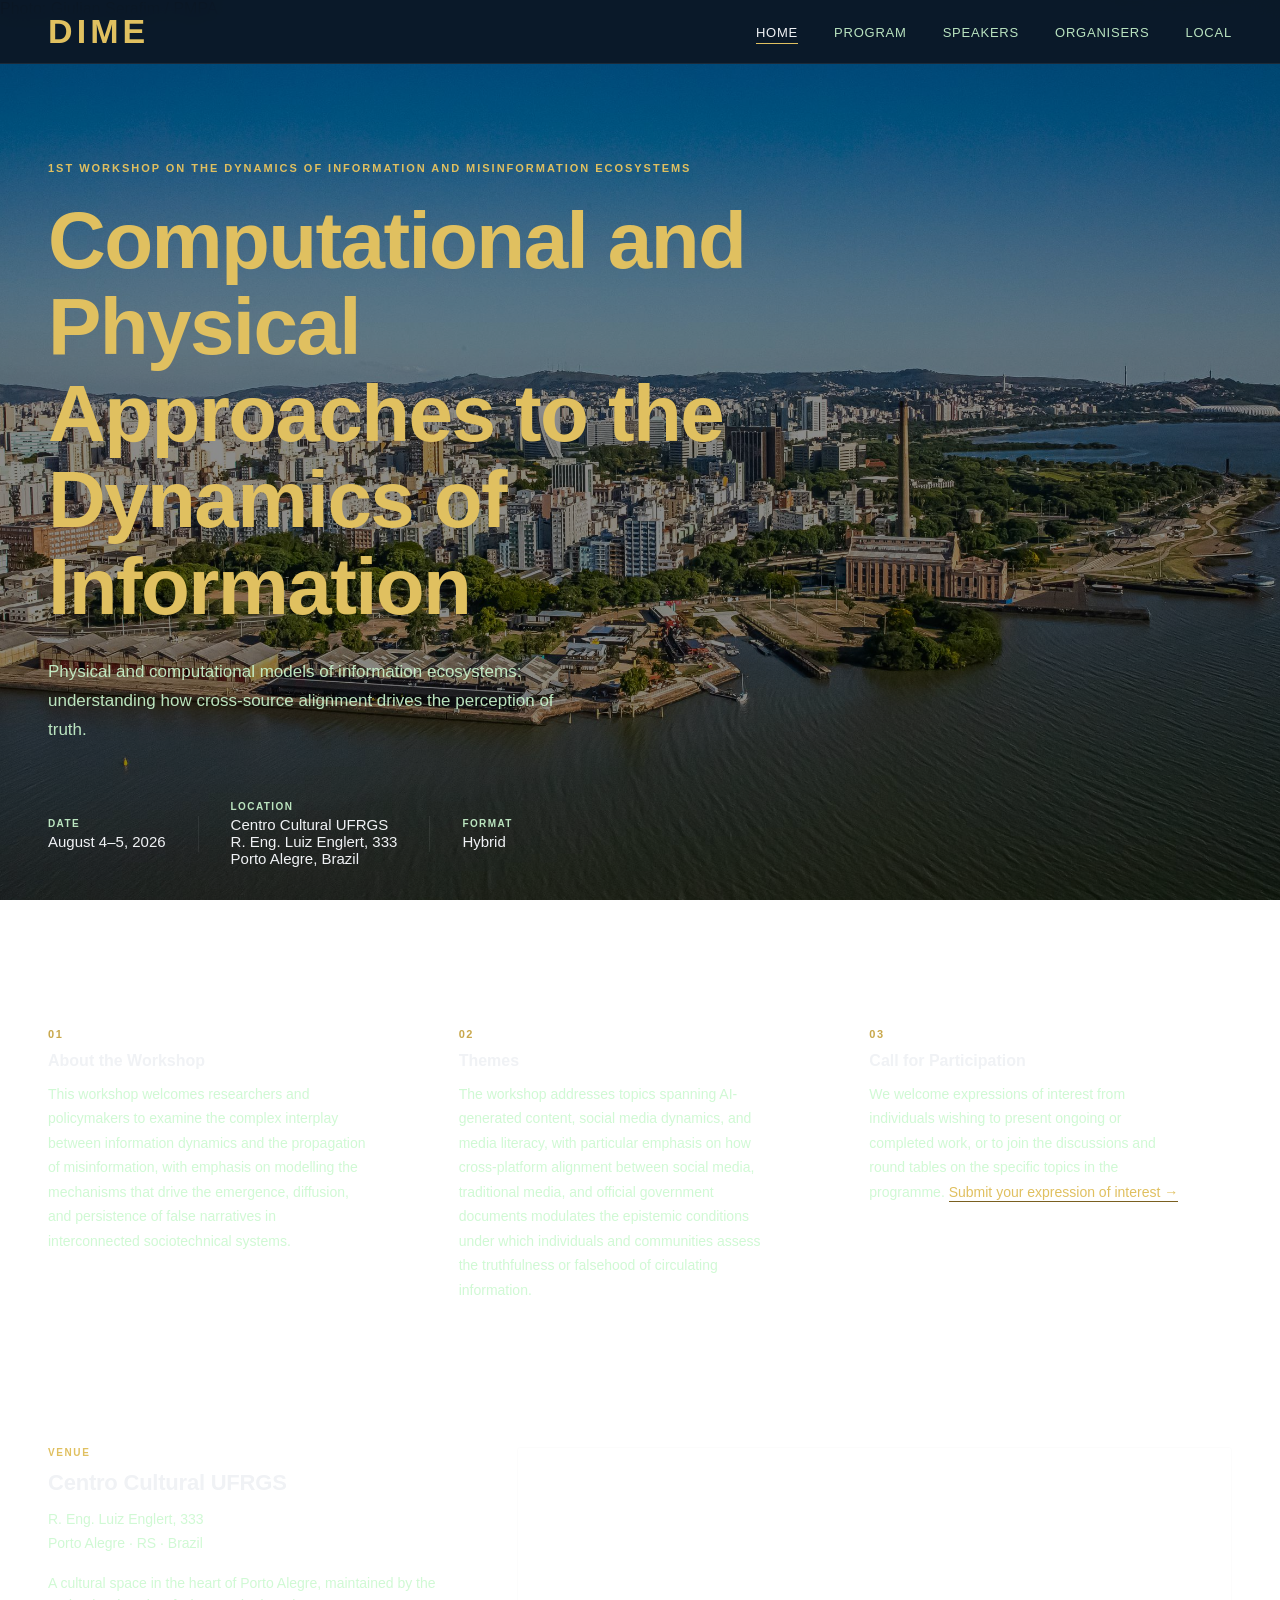
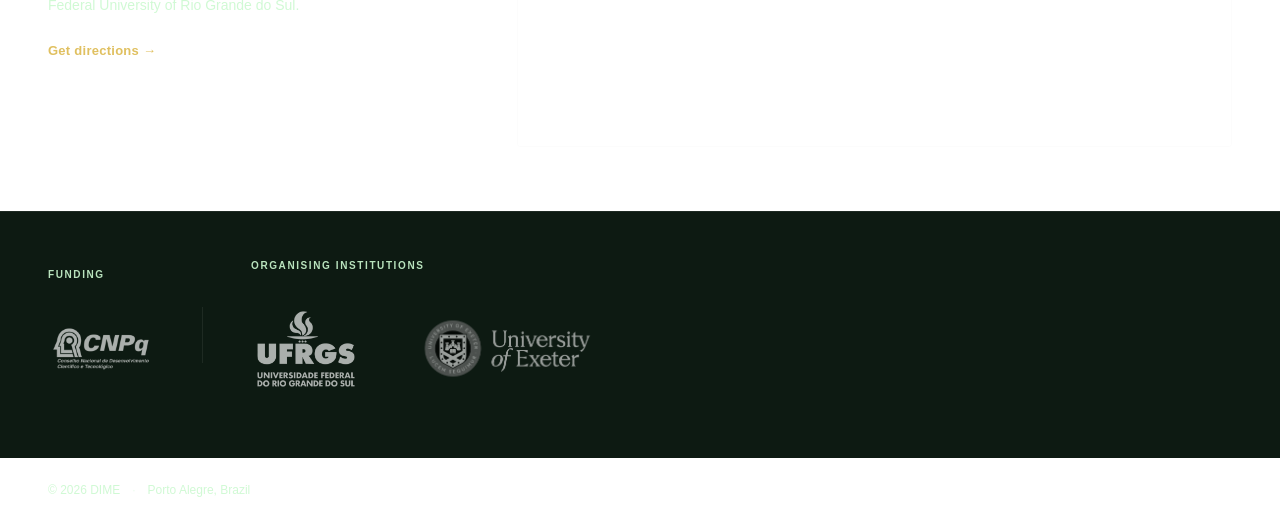
<file: index.html>
<!DOCTYPE html>
<html lang="en">
<head>
  <meta charset="UTF-8" />
  <meta name="viewport" content="width=device-width, initial-scale=1.0" />
  <title>DIME 2026 — 1st Workshop on the Dynamics of Information and Misinformation Ecosystems</title>
  <link rel="stylesheet" href="style.css" />
</head>
<body>
<div class="background-credit">
  Photo: Giulian Serafim / PMPA
</div>

  <nav>
    <div class="nav-brand">DIME</div>
    <input type="checkbox" id="nav-toggle" class="nav-toggle-input" aria-hidden="true">
    <label for="nav-toggle" class="nav-toggle-btn" aria-label="Toggle navigation">
      <span></span><span></span><span></span>
    </label>
    <ul class="nav-links">
      <li><a href="index.html" class="nav-link active">Home</a></li>
      <li><a href="schedule.html" class="nav-link">Program</a></li>
      <li><a href="speakers.html" class="nav-link">Speakers</a></li>
      <li><a href="organisers.html" class="nav-link">Organisers</a></li>
      <li><a href="local.html" class="nav-link">Local</a></li>
    </ul>
  </nav>

  <section class="page">
    <div class="hero">
      <div class="hero-label">1st Workshop on the Dynamics of Information and Misinformation Ecosystems</div>
      <h1><span class="accent">Computational and Physical Approaches to the Dynamics of Information</span></h1>
      <p class="hero-sub">Physical and computational models of information ecosystems: understanding how cross-source alignment drives the perception of truth.</p>
      <div class="hero-meta">
        <div class="meta-item">
          <span class="meta-label">Date</span>
          <span class="meta-value">August 4–5, 2026</span>
        </div>
        <div class="meta-divider"></div>
        <div class="meta-item">
          <span class="meta-label">Location</span>
          <span class="meta-value">Centro Cultural UFRGS<br>R. Eng. Luiz Englert, 333<br>Porto Alegre, Brazil</span>
        </div>
        <div class="meta-divider"></div>
        <div class="meta-item">
          <span class="meta-label">Format</span>
          <span class="meta-value">Hybrid</span>
        </div>
      </div>
    </div>

    <div class="section-content">
      <div class="about-grid">
        <div class="about-block">
          <div class="about-number">01</div>
          <h3>About the Workshop</h3>
          <p>This workshop welcomes researchers and policymakers to examine the complex interplay between information dynamics and the propagation of misinformation, with emphasis on modelling the mechanisms that drive the emergence, diffusion, and persistence of false narratives in interconnected sociotechnical systems.</p>
        </div>
        <div class="about-block">
          <div class="about-number">02</div>
          <h3>Themes</h3>
          <p>The workshop addresses topics spanning AI-generated content, social media dynamics, and media literacy, with particular emphasis on how cross-platform alignment between social media, traditional media, and official government documents modulates the epistemic conditions under which individuals and communities assess the truthfulness or falsehood of circulating information.</p>
        </div>
        <div class="about-block">
          <div class="about-number">03</div>
          <h3>Call for Participation</h3>
          <p>We welcome expressions of interest from individuals wishing to present ongoing or completed work, or to join the discussions and round tables on the specific topics in the programme. <a href="participation.html" class="inline-link">Submit your expression of interest →</a></p>
        </div>
      </div>
    </div>

    <div class="venue-section">
      <div class="venue-info">
        <div class="venue-label">Venue</div>
        <h3 class="venue-name">Centro Cultural UFRGS</h3>
        <p class="venue-address">R. Eng. Luiz Englert, 333<br>Porto Alegre · RS · Brazil</p>
        <p class="venue-desc">A cultural space in the heart of Porto Alegre, maintained by the Federal University of Rio Grande do Sul.</p>
        <a href="https://maps.google.com/?q=Centro+Cultural+UFRGS,+R.+Eng.+Luiz+Englert,+333,+Porto+Alegre" target="_blank" rel="noopener" class="venue-directions">Get directions →</a>
      </div>
      <div class="venue-map">
        <iframe
          title="Venue location — Centro Cultural UFRGS, Porto Alegre"
          src="https://maps.google.com/maps?q=Centro+Cultural+UFRGS,+R.+Eng.+Luiz+Englert+333,+Porto+Alegre,+RS,+Brasil&output=embed&z=16"
          allowfullscreen
          loading="lazy"></iframe>
      </div>
    </div>

    <div class="partners-section">
      <div class="partners-group">
        <span class="partners-label">Funding</span>
        <div class="partners-logos">
          <img src="images/cnpq-logo-png_seeklogo-32726.png" alt="CNPq" class="partner-logo partner-logo--md" />
        </div>
      </div>
      <div class="partners-divider"></div>
      <div class="partners-group">
        <span class="partners-label">Organising Institutions</span>
        <div class="partners-logos">
          <img src="images/ufrgs-logo.png" alt="Federal University of Rio Grande do Sul" class="partner-logo" />
          <img src="images/university-of-exeter-logo.webp" alt="University of Exeter" class="partner-logo partner-logo--detail" />
        </div>
      </div>
    </div>
  </section>

  <footer>
    <span>© 2026 DIME</span>
    <span class="footer-sep">·</span>
    <span>Porto Alegre, Brazil</span>
  </footer>

</body>
</html>
</file>
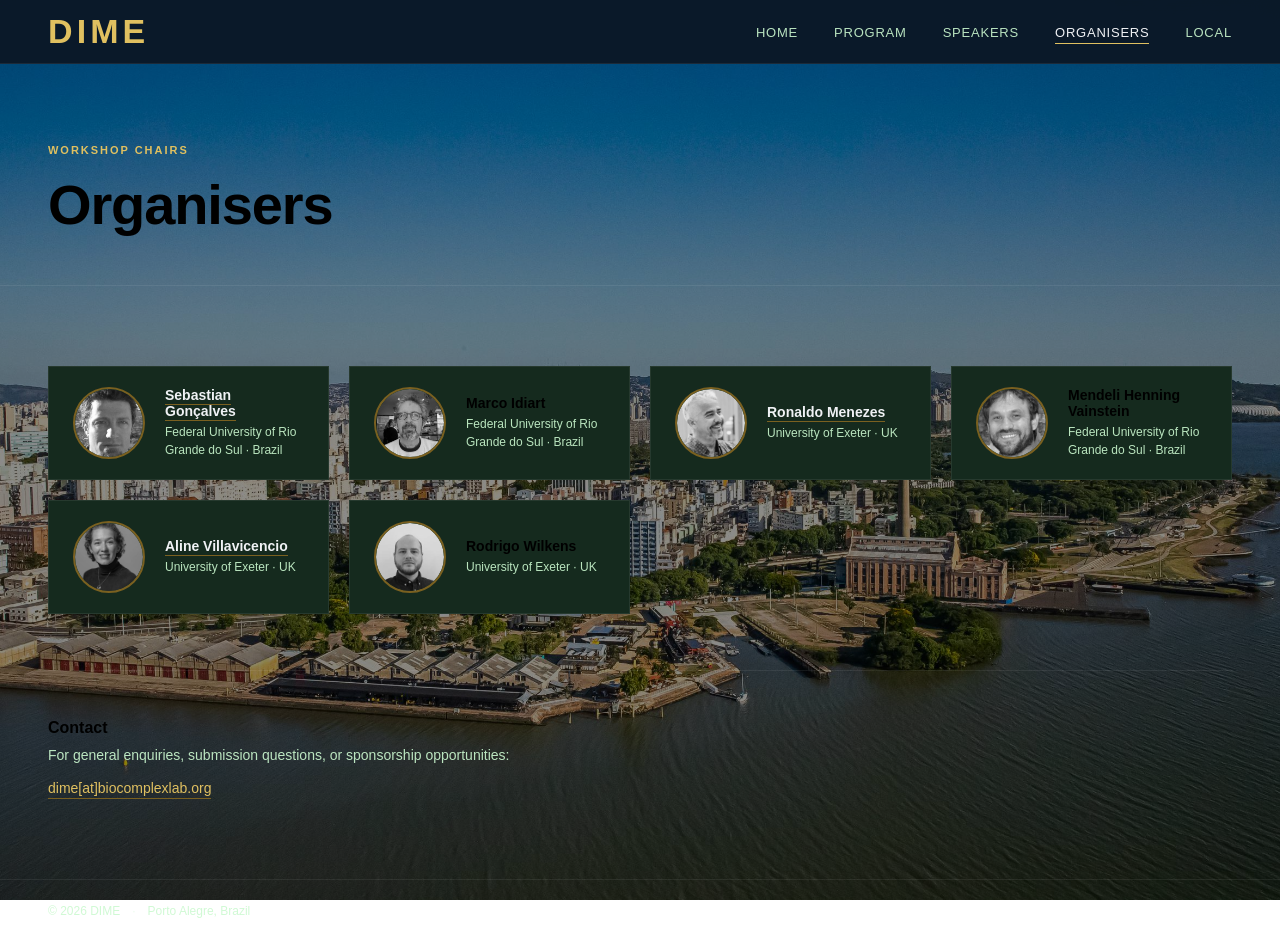
<file: organisers.html>
<!DOCTYPE html>
<html lang="en">
<head>
  <meta charset="UTF-8" />
  <meta name="viewport" content="width=device-width, initial-scale=1.0" />
  <title>Organisers — DIME 2026</title>
  <link rel="stylesheet" href="style.css" />
</head>
<body>

  <nav>
    <div class="nav-brand">DIME</div>
    <input type="checkbox" id="nav-toggle" class="nav-toggle-input" aria-hidden="true">
    <label for="nav-toggle" class="nav-toggle-btn" aria-label="Toggle navigation">
      <span></span><span></span><span></span>
    </label>
    <ul class="nav-links">
      <li><a href="index.html" class="nav-link">Home</a></li>
      <li><a href="schedule.html" class="nav-link">Program</a></li>
      <li><a href="speakers.html" class="nav-link">Speakers</a></li>
      <li><a href="organisers.html" class="nav-link active">Organisers</a></li>
      <li><a href="local.html" class="nav-link">Local</a></li>
    </ul>
  </nav>

  <section class="page">
    <div class="page-header">
      <div class="page-label">Workshop Chairs</div>
      <h2>Organisers</h2>
    </div>

    <div class="section-content">

      <div class="org-committee">
        <div class="org-grid">

          <div class="org-card">
            <div class="org-avatar">
              <img src="images/foto-sebas.jpg" alt="Sebastian Gonçalves" />
            </div>
            <div class="org-info">
              <h4><a href="https://sites.google.com/view/sociophysics-networks" class="org-name-link" target="_blank" rel="noopener">Sebastian Gonçalves</a></h4>
              <span class="org-affil">Federal University of Rio Grande do Sul · Brazil</span>
            </div>
          </div>

          <div class="org-card">
            <div class="org-avatar">
              <img src="images/idiart-foto-menor.jpg" alt="Marco Idiart" />
            </div>
            <div class="org-info">
              <h4>Marco Idiart</h4>
              <span class="org-affil">Federal University of Rio Grande do Sul · Brazil</span>
            </div>
          </div>

          <div class="org-card">
            <div class="org-avatar">
              <img src="images/ronaldo-menezes.jpg" alt="Ronaldo Menezes" />
            </div>
            <div class="org-info">
              <h4><a href="https://rpmenezes.github.io/" class="org-name-link" target="_blank" rel="noopener">Ronaldo Menezes</a></h4>
              <span class="org-affil">University of Exeter · UK</span>
            </div>
          </div>

          <div class="org-card">
            <div class="org-avatar">
              <img src="images/Mendeli.png" alt="Mendeli Henning Vainstein" />
            </div>
            <div class="org-info">
              <h4>Mendeli Henning Vainstein</h4>
              <span class="org-affil">Federal University of Rio Grande do Sul · Brazil</span>
            </div>
          </div>

          <div class="org-card">
            <div class="org-avatar">
              <img src="images/aline_villavicencio.jpg" alt="Aline Villavicencio" />
            </div>
            <div class="org-info">
              <h4><a href="https://sites.google.com/view/alinev" class="org-name-link" target="_blank" rel="noopener">Aline Villavicencio</a></h4>
              <span class="org-affil">University of Exeter · UK</span>
            </div>
          </div>

          <div class="org-card">
            <div class="org-avatar">
              <img src="images/rodrigo_wilkens.jpeg" alt="Rodrigo Wilkens" />
            </div>
            <div class="org-info">
              <h4>Rodrigo Wilkens</h4>
              <span class="org-affil">University of Exeter · UK</span>
            </div>
          </div>

        </div>
      </div>

      <div class="contact-block">
        <h3>Contact</h3>
        <p>For general enquiries, submission questions, or sponsorship opportunities:</p>
        <a href="#" class="contact-link" onclick="this.href='mailto:'+'dime'+'@'+'biocomplexlab.org'">dime[at]biocomplexlab.org</a>
      </div>

    </div>
  </section>

  <footer>
    <span>© 2026 DIME</span>
    <span class="footer-sep">·</span>
    <span>Porto Alegre, Brazil</span>
  </footer>

</body>
</html>
</file>
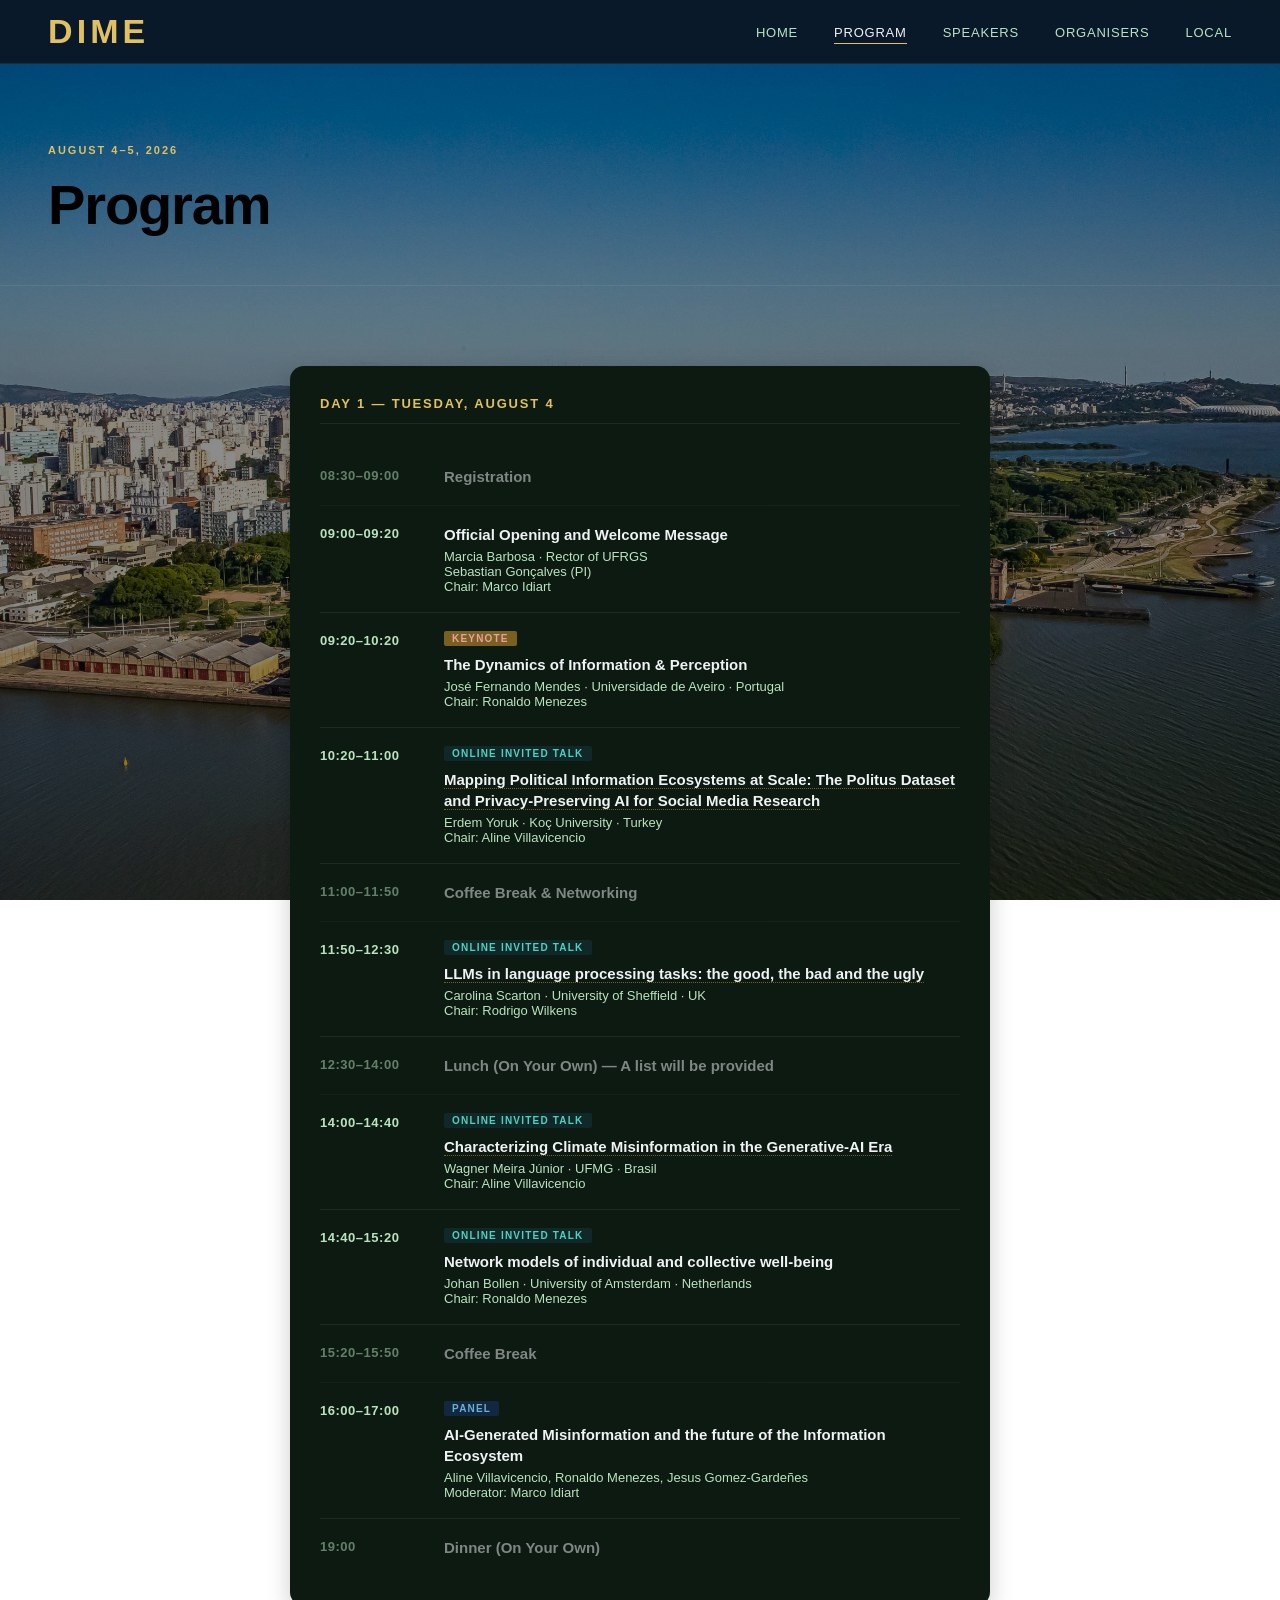
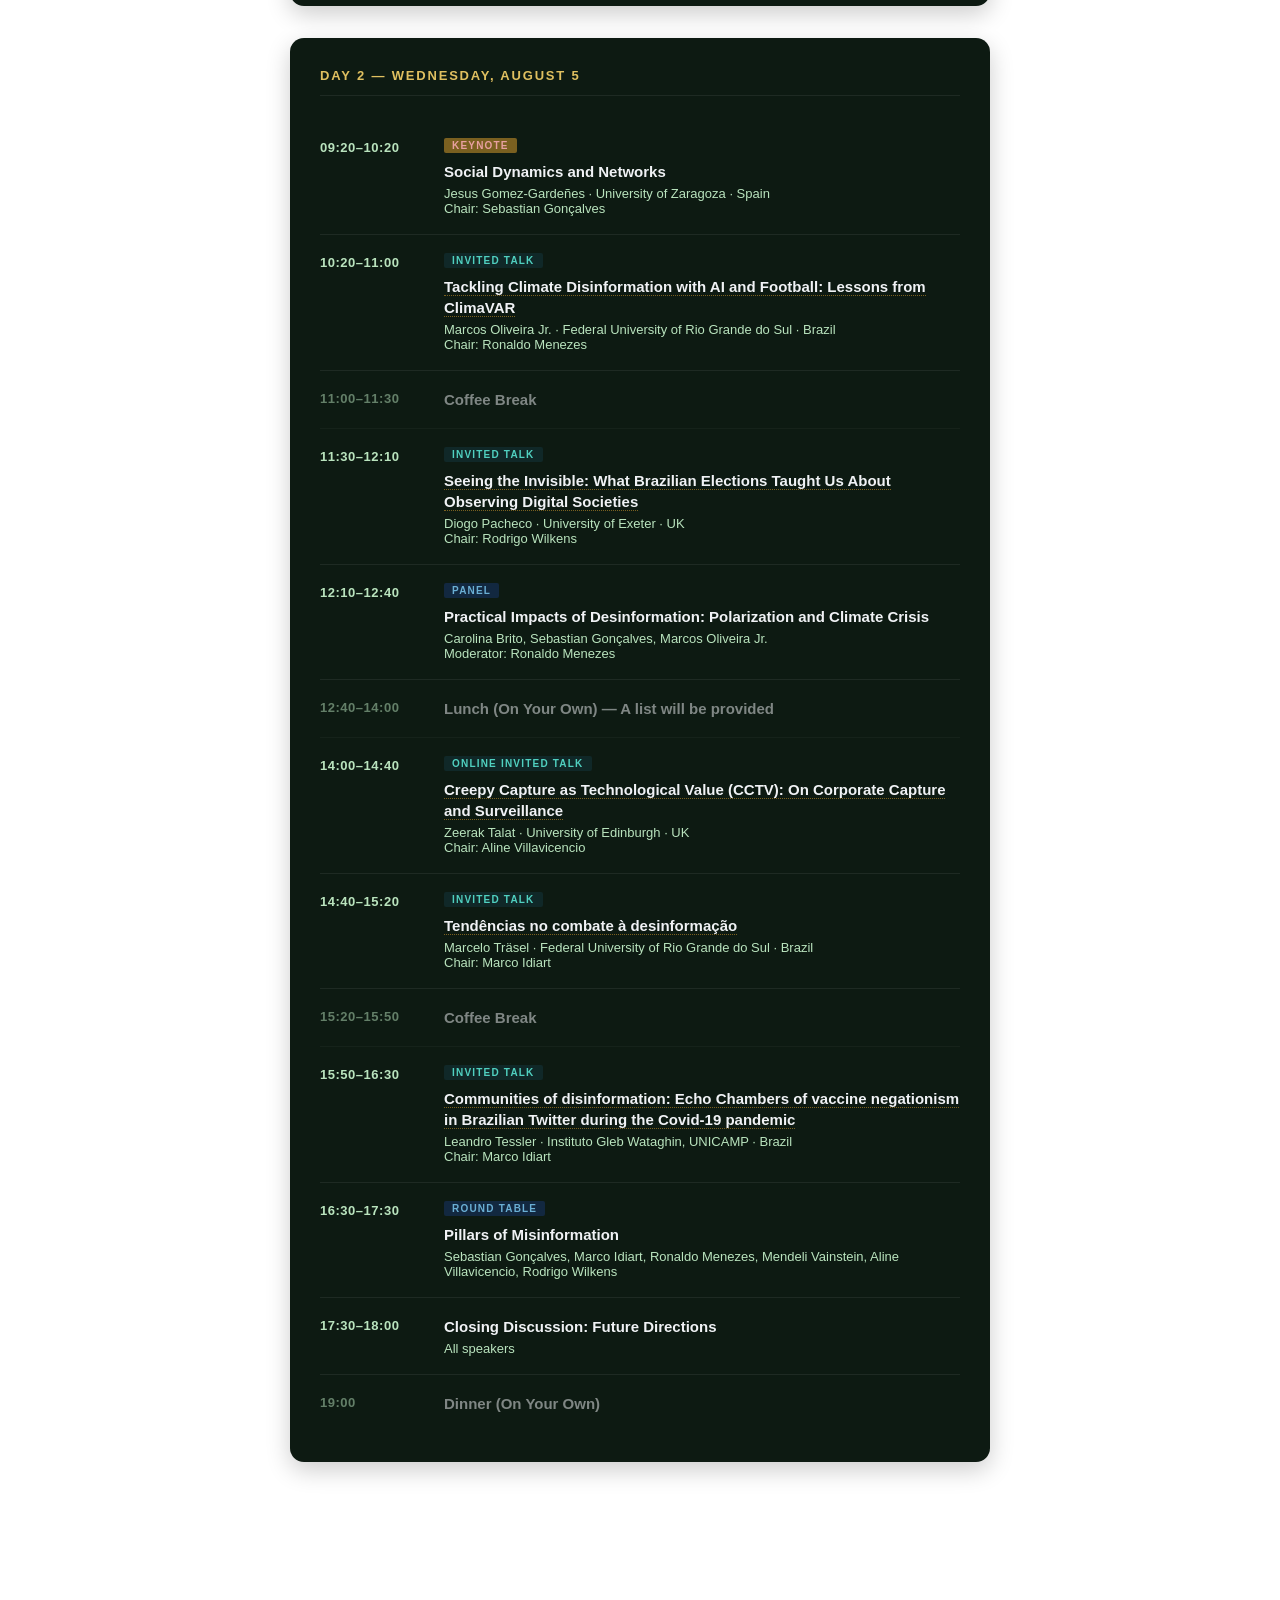
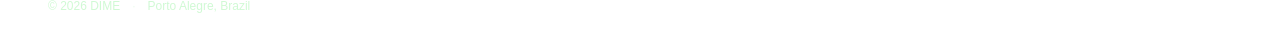
<file: schedule.html>
<!DOCTYPE html>
<html lang="en">
<head>
  <meta charset="UTF-8" />
  <meta name="viewport" content="width=device-width, initial-scale=1.0" />
  <title>Program — DIME 2026</title>
  <link rel="stylesheet" href="style.css" />
</head>
<body>

  <nav>
    <div class="nav-brand">DIME</div>
    <input type="checkbox" id="nav-toggle" class="nav-toggle-input" aria-hidden="true">
    <label for="nav-toggle" class="nav-toggle-btn" aria-label="Toggle navigation">
      <span></span><span></span><span></span>
    </label>
    <ul class="nav-links">
      <li><a href="index.html" class="nav-link">Home</a></li>
      <li><a href="schedule.html" class="nav-link active">Program</a></li>
      <li><a href="speakers.html" class="nav-link">Speakers</a></li>
      <li><a href="organisers.html" class="nav-link">Organisers</a></li>
      <li><a href="local.html" class="nav-link">Local</a></li>
    </ul>
  </nav>

  <section class="page">
    <div class="page-header">
      <div class="page-label">August 4–5, 2026</div>
      <h2>Program</h2>
    </div>

    <div class="section-content">

      <!-- DAY 1 -->
      <div class="schedule-box">
        <div class="schedule-day">
          <h3 class="schedule-day-title">Day 1 — Tuesday, August 4</h3>
          <div class="schedule-list">

            <div class="schedule-item schedule-item--meta">
              <span class="sched-time">08:30–09:00</span>
              <div class="sched-body">
                <span class="sched-title">Registration</span>
              </div>
            </div>

            <div class="schedule-item">
              <span class="sched-time">09:00–09:20</span>
              <div class="sched-body">
                <span class="sched-title">Official Opening and Welcome Message</span>
                <span class="sched-speaker">Marcia Barbosa · Rector of UFRGS<br>Sebastian Gonçalves (PI)<br>Chair: Marco Idiart</span>
              </div>
            </div>

            <div class="schedule-item">
              <span class="sched-time">09:20–10:20</span>
              <div class="sched-body">
                <span class="sched-tag sched-tag--keynote">Keynote</span>
                <span class="sched-title">The Dynamics of Information &amp; Perception</span>
                <span class="sched-speaker">José Fernando Mendes · Universidade de Aveiro · Portugal<br>Chair: Ronaldo Menezes</span>
              </div>
            </div>

            <div class="schedule-item">
              <span class="sched-time">10:20–11:00</span>
              <div class="sched-body">
                <span class="sched-tag sched-tag--online-talk">Online Invited Talk</span>
                <div class="sched-title-wrap">
                  <span class="sched-title">Mapping Political Information Ecosystems at Scale: The Politus Dataset and Privacy-Preserving AI for Social Media Research</span>
                  <div class="sched-abstract-popup">Understanding the dynamics of information and misinformation requires systematic evidence about who produces, circulates, endorses, and contests political narratives. Yet social media research frequently relies on content-level indicators that neglect user attributes, suffer from substantial representation and measurement errors, and create serious privacy risks. This paper introduces the Politus Dataset, a large-scale, privacy-preserving political public opinion dataset constructed from approximately 450 million posts collected from X in Turkey.</div>
                </div>
                <span class="sched-speaker">Erdem Yoruk · Koç University · Turkey<br>Chair: Aline Villavicencio</span>
              </div>
            </div>

            <div class="schedule-item schedule-item--meta">
              <span class="sched-time">11:00–11:50</span>
              <div class="sched-body">
                <span class="sched-title">Coffee Break &amp; Networking</span>
              </div>
            </div>

            <div class="schedule-item">
              <span class="sched-time">11:50–12:30</span>
              <div class="sched-body">
                <span class="sched-tag sched-tag--online-talk">Online Invited Talk</span>
                <div class="sched-title-wrap">
                  <span class="sched-title">LLMs in language processing tasks: the good, the bad and the ugly</span>
                  <div class="sched-abstract-popup">We are in the era of generative AI, with large language models (LLMs) achieving outstanding results in various tasks. This new technology is here to stay and is already being embedded in our day-to-day lives. However, "with great power comes great responsibility" and researchers have the duty to shed light on all the aspects of genAI. In this talk I will briefly show how LLMs are built and delve into their "good" and "bad" capabilities. I will showcase some of our work leveraging LLMs for multilingual transfer (the "good"), whilst also presenting our work on LLM-generated disinformation (the "bad").</div>
                </div>
                <span class="sched-speaker">Carolina Scarton · University of Sheffield · UK<br>Chair: Rodrigo Wilkens</span>
              </div>
            </div>

            <div class="schedule-item schedule-item--meta">
              <span class="sched-time">12:30–14:00</span>
              <div class="sched-body">
                <span class="sched-title">Lunch (On Your Own) — A list will be provided</span>
              </div>
            </div>

            <div class="schedule-item">
              <span class="sched-time">14:00–14:40</span>
              <div class="sched-body">
                <span class="sched-tag sched-tag--online-talk">Online Invited Talk</span>
                <div class="sched-title-wrap">
                  <span class="sched-title">Characterizing Climate Misinformation in the Generative-AI Era</span>
                  <div class="sched-abstract-popup">In this talk we discuss how climate misinformation is evolving and the growing role of generative AI in this scenario. In particular, we discuss misinformation strategies through time, to what extent human perception and LLM perspective on climate change are aligned, and the challenge of properly measuring and characterizing AI and its influence. We resume presenting some conclusions as well as current trends and issues.</div>
                </div>
                <span class="sched-speaker">Wagner Meira Júnior · UFMG · Brasil<br>Chair: Aline Villavicencio</span>
              </div>
            </div>

            <div class="schedule-item">
              <span class="sched-time">14:40–15:20</span>
              <div class="sched-body">
                <span class="sched-tag sched-tag--online-talk">Online Invited Talk</span>
                <span class="sched-title">Network models of individual and collective well-being</span>
                <span class="sched-speaker">Johan Bollen · University of Amsterdam · Netherlands<br>Chair: Ronaldo Menezes</span>
              </div>
            </div>

            <div class="schedule-item schedule-item--meta">
              <span class="sched-time">15:20–15:50</span>
              <div class="sched-body">
                <span class="sched-title">Coffee Break</span>
              </div>
            </div>

            <div class="schedule-item">
              <span class="sched-time">16:00–17:00</span>
              <div class="sched-body">
                <span class="sched-tag sched-tag--panel">Panel</span>
                <span class="sched-title">AI-Generated Misinformation and the future of the Information Ecosystem</span>
                <span class="sched-speaker">Aline Villavicencio, Ronaldo Menezes, Jesus Gomez-Gardeñes<br>Moderator: Marco Idiart</span>
              </div>
            </div>

            <div class="schedule-item schedule-item--meta">
              <span class="sched-time">19:00</span>
              <div class="sched-body">
                <span class="sched-title">Dinner (On Your Own)</span>
              </div>
            </div>

          </div>
        </div>
      </div>

      <!-- DAY 2 -->
      <div class="schedule-box">
        <div class="schedule-day">
          <h3 class="schedule-day-title">Day 2 — Wednesday, August 5</h3>
          <div class="schedule-list">

            <div class="schedule-item">
              <span class="sched-time">09:20–10:20</span>
              <div class="sched-body">
                <span class="sched-tag sched-tag--keynote">Keynote</span>
                <span class="sched-title">Social Dynamics and Networks</span>
                <span class="sched-speaker">Jesus Gomez-Gardeñes · University of Zaragoza · Spain<br>Chair: Sebastian Gonçalves</span>
              </div>
            </div>

            <div class="schedule-item">
              <span class="sched-time">10:20–11:00</span>
              <div class="sched-body">
                <span class="sched-tag sched-tag--talk">Invited Talk</span>
                <div class="sched-title-wrap">
                  <span class="sched-title">Tackling Climate Disinformation with AI and Football: Lessons from ClimaVAR</span>
                  <div class="sched-abstract-popup">Climate disinformation erodes public trust in climate science, undermines urgency around extreme weather events, and fuels polarization at exactly the moments when clear information matters most. This is especially relevant here in Rio Grande do Sul, which has faced severe flooding events since 2023–2024 and again in 2026: whenever an extreme weather event unfolds, social media floods with disinformation in near real time, right when accurate information matters most. Yet climate disinformation occupies a distinct space within the broader disinformation landscape: it combines scientific complexity, seasonality, and heavy political charge, and rarely receives dedicated attention at AI-and-disinformation events, which tend to focus on politics or public health. This talk explores how AI — paired with an unlikely ally, football — can help address that gap with ClimaVAR, an AI-based tool built around a simple metaphor: football's VAR (Video Assistant Referee). ClimaVAR combines existing building blocks (classifiers, RAG, and LLMs) into a system accessible enough to be adopted by two real-world communication campaigns during the World Cup 2026. Drawing on this experience, I present what made the approach work in practice, and how it could extend beyond football and climate to other sports and other domains of technical-scientific disinformation.</div>
                </div>
                <span class="sched-speaker">Marcos Oliveira Jr. · Federal University of Rio Grande do Sul · Brazil<br>Chair: Ronaldo Menezes</span>
              </div>
            </div>

            <div class="schedule-item schedule-item--meta">
              <span class="sched-time">11:00–11:30</span>
              <div class="sched-body">
                <span class="sched-title">Coffee Break</span>
              </div>
            </div>

            <div class="schedule-item">
              <span class="sched-time">11:30–12:10</span>
              <div class="sched-body">
                <span class="sched-tag sched-tag--talk">Invited Talk</span>
                <div class="sched-title-wrap">
                  <span class="sched-title">Seeing the Invisible: What Brazilian Elections Taught Us About Observing Digital Societies</span>
                  <div class="sched-abstract-popup">Computational social science has transformed the study of collective behaviour by making large-scale digital traces available for scientific observation. Yet, as the field has matured, the challenge has shifted from collecting more data to asking better questions of the data we already have. Drawing on a series of studies of Brazilian political communication — including bots, toxicity, cross-platform communities, information cascades, and computational models — this talk reflects on how our understanding evolved as new representations and analytical approaches revealed mechanisms hidden behind aggregate observations. Rather than presenting a sequence of independent studies, the talk argues that many advances in computational social science have come from refining what we observe and how we interpret digital traces. The presentation concludes by discussing the growing limitations of platform-based observations and the complementary role of computational models in explaining social processes, arguing that the future of the field lies in combining observation, representation, and mechanism to better understand increasingly complex digital societies.</div>
                </div>
                <span class="sched-speaker">Diogo Pacheco · University of Exeter · UK<br>Chair: Rodrigo Wilkens</span>
              </div>
            </div>

            <div class="schedule-item">
              <span class="sched-time">12:10–12:40</span>
              <div class="sched-body">
                <span class="sched-tag sched-tag--panel">Panel</span>
                <span class="sched-title">Practical Impacts of Desinformation: Polarization and Climate Crisis</span>
                <span class="sched-speaker">Carolina Brito, Sebastian Gonçalves, Marcos Oliveira Jr.<br>Moderator: Ronaldo Menezes</span>
              </div>
            </div>

            <div class="schedule-item schedule-item--meta">
              <span class="sched-time">12:40–14:00</span>
              <div class="sched-body">
                <span class="sched-title">Lunch (On Your Own) — A list will be provided</span>
              </div>
            </div>

            <div class="schedule-item">
              <span class="sched-time">14:00–14:40</span>
              <div class="sched-body">
                <span class="sched-tag sched-tag--online-talk">Online Invited Talk</span>
                <div class="sched-title-wrap">
                  <span class="sched-title">Creepy Capture as Technological Value (CCTV): On Corporate Capture and Surveillance</span>
                  <div class="sched-abstract-popup">In the past and present decades, politics have gotten further alienated from people: The positions of the wealthiest influence political positions more than popular opinion (Gilens and Page, 2014), corporations are now classified as people, and money constitutes speech (Citizens United v. FEC). At the same time, there is a right-ward and fascist political shift across the globe, with people like Espriella elected in Colombia, Trump in the United States, Modi in India, and a surge in far-right political parties in Europe, such as Reform in the United Kingdom, Danish People's Party and Denmark Democrats in Denmark, Alternative für Deutschland in Germany, and Front Nationale in France. This political shift is accompanied by an increasingly authoritarian shift in the corporate world: the eight most valuable companies on the NASDAQ account for roughly a third of the value of the stock exchange, and unequal wealth distribution between individuals is continually getting worse — the rich are getting richer and the poor are getting poorer. At the same time, advanced technologies for surveillance are being embedded widely into tools by the very companies that are engaging in efforts to bend regulation to their will. In this talk, we will discuss what the current trend of AI research is, what political developments accompany it, and where we are left as people. I argue that we as scientists are derelict in our duties to inform and educate the public — not out of negligence towards the public but a lack of awareness of the impact of the work that we have conducted. I call instead for slow and deliberate work towards social and technological futures that support democratic realities and sovereign people.</div>
                </div>
                <span class="sched-speaker">Zeerak Talat · University of Edinburgh · UK<br>Chair: Aline Villavicencio</span>
              </div>
            </div>

            <div class="schedule-item">
              <span class="sched-time">14:40–15:20</span>
              <div class="sched-body">
                <span class="sched-tag sched-tag--talk">Invited Talk</span>
                <div class="sched-title-wrap">
                  <span class="sched-title">Tendências no combate à desinformação</span>
                  <div class="sched-abstract-popup">A pesquisa contemporânea sobre desinformação na área da Comunicação vem passando por uma mudança de perspectiva, deslocando o foco de peças isoladas de notícias falsas para a análise de ecossistemas complexos e infraestruturas digitais. Sob uma ótica cibernética, a desinformação é compreendida através de movimentos antiestruturais que exploram tanto as vulnerabilidades biológicas do cérebro quanto as "políticas do encanto", que mobilizam paixões e narrativas conspiratórias para criar realidades paralelas.</div>
                </div>
                <span class="sched-speaker">Marcelo Träsel · Federal University of Rio Grande do Sul · Brazil<br>Chair: Marco Idiart</span>
              </div>
            </div>

            <div class="schedule-item schedule-item--meta">
              <span class="sched-time">15:20–15:50</span>
              <div class="sched-body">
                <span class="sched-title">Coffee Break</span>
              </div>
            </div>

            <div class="schedule-item">
              <span class="sched-time">15:50–16:30</span>
              <div class="sched-body">
                <span class="sched-tag sched-tag--talk">Invited Talk</span>
                <div class="sched-title-wrap">
                  <span class="sched-title">Communities of disinformation: Echo Chambers of vaccine negationism in Brazilian Twitter during the Covid-19 pandemic</span>
                  <div class="sched-abstract-popup">Vaccine disinformation spread widely on Twitter (currently X) in Brazil during the COVID-19 pandemic, shaping public debates and fueling distrust. To examine how such narratives organize online and induce hesitancy, we collected all 2,857,908 Portuguese-language tweets containing the word vacina (vaccine) between October 30th, 2020, and May 25th, 2021. We fine-tuned BERTimbau to detect disinformation, then used semantic similarity among tweets to identify a network of disinformation authors. Community detection revealed five well defined distinct clusters, each structured around a central narrative, with four containing a single prominent spreader. These findings show how disinformation circulates through identifiable communities that were fundamental for the spread of vaccine hesitancy in Brazil.</div>
                </div>
                <span class="sched-speaker">Leandro Tessler · Instituto Gleb Wataghin, UNICAMP · Brazil<br>Chair: Marco Idiart</span>
              </div>
            </div>

            <div class="schedule-item">
              <span class="sched-time">16:30–17:30</span>
              <div class="sched-body">
                <span class="sched-tag sched-tag--panel">Round Table</span>
                <span class="sched-title">Pillars of Misinformation</span>
                <span class="sched-speaker">Sebastian Gonçalves, Marco Idiart, Ronaldo Menezes, Mendeli Vainstein, Aline Villavicencio, Rodrigo Wilkens</span>
              </div>
            </div>

            <div class="schedule-item">
              <span class="sched-time">17:30–18:00</span>
              <div class="sched-body">
                <span class="sched-title">Closing Discussion: Future Directions</span>
                <span class="sched-speaker">All speakers</span>
              </div>
            </div>

            <div class="schedule-item schedule-item--meta">
              <span class="sched-time">19:00</span>
              <div class="sched-body">
                <span class="sched-title">Dinner (On Your Own)</span>
              </div>
            </div>

          </div>
        </div>
      </div>

    </div>
  </section>

  <footer>
    <span>© 2026 DIME</span>
    <span class="footer-sep">·</span>
    <span>Porto Alegre, Brazil</span>
  </footer>

</body>
</html>
</file>
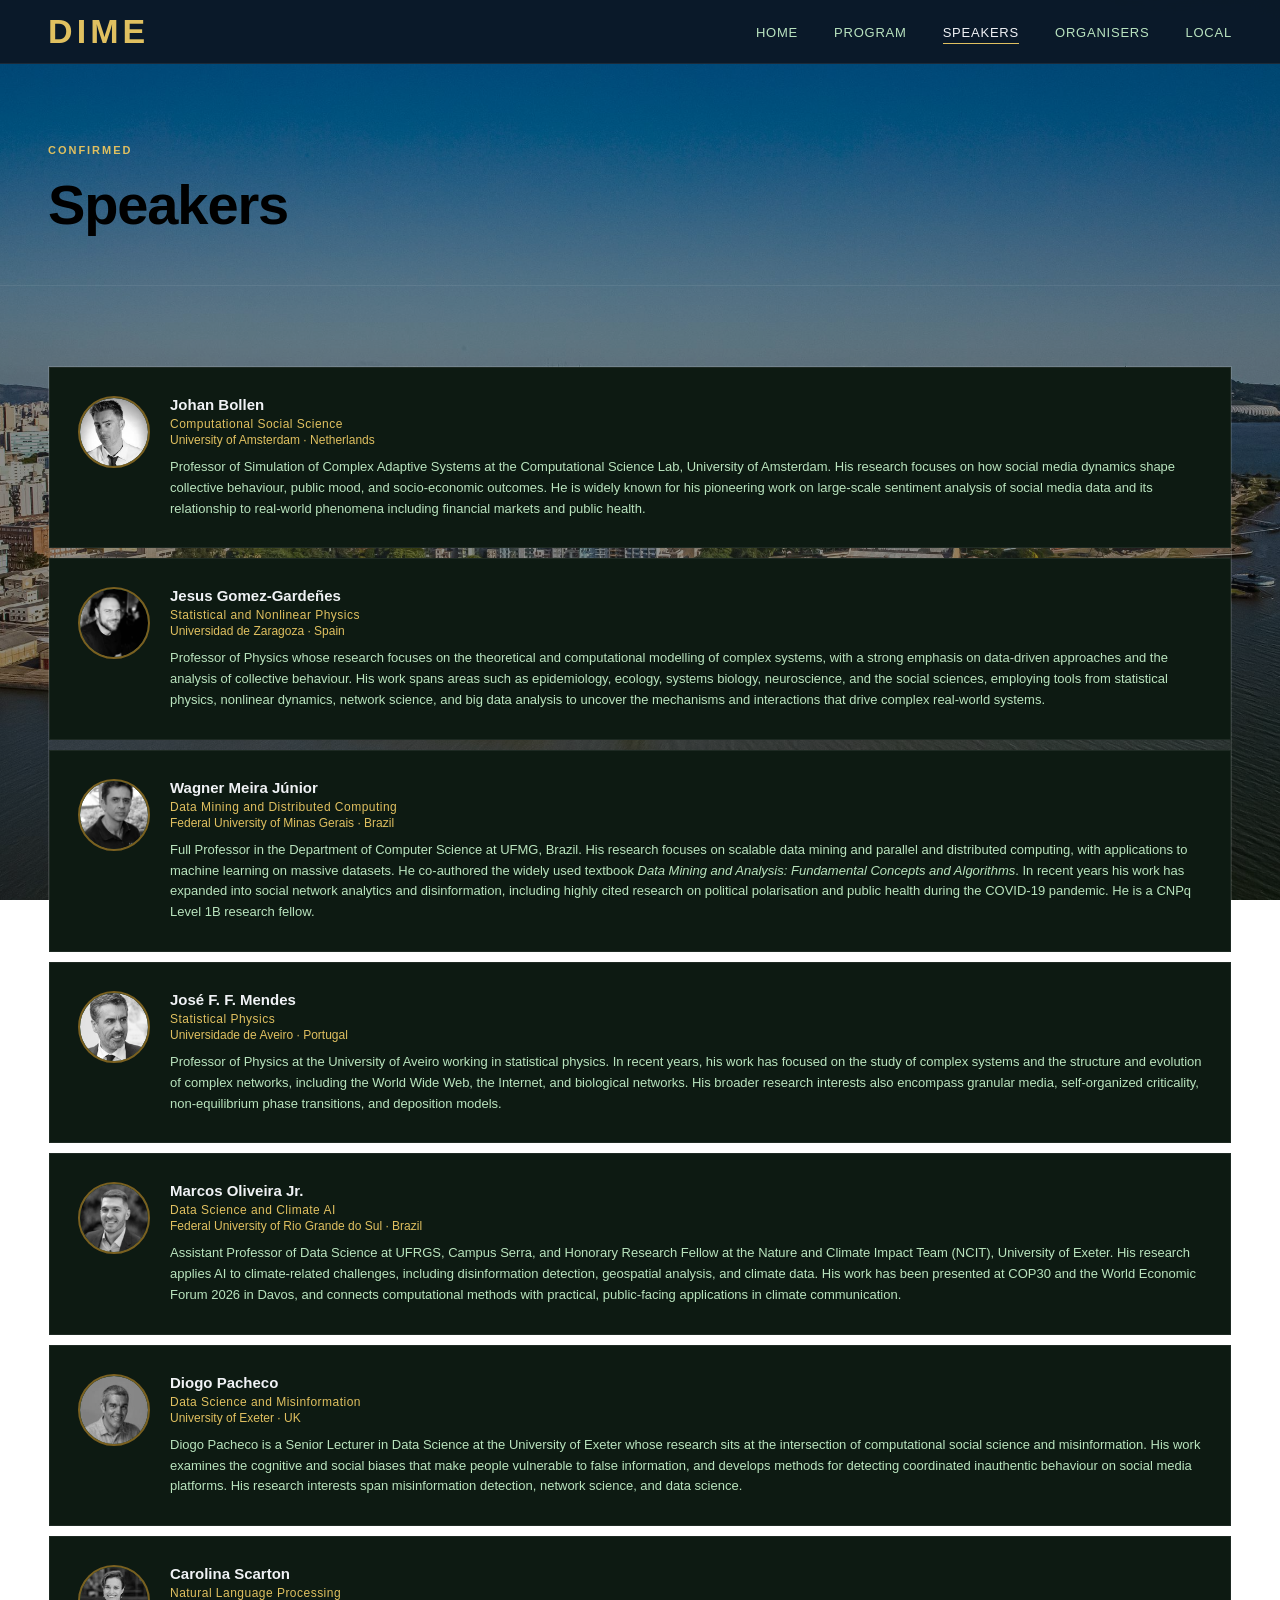
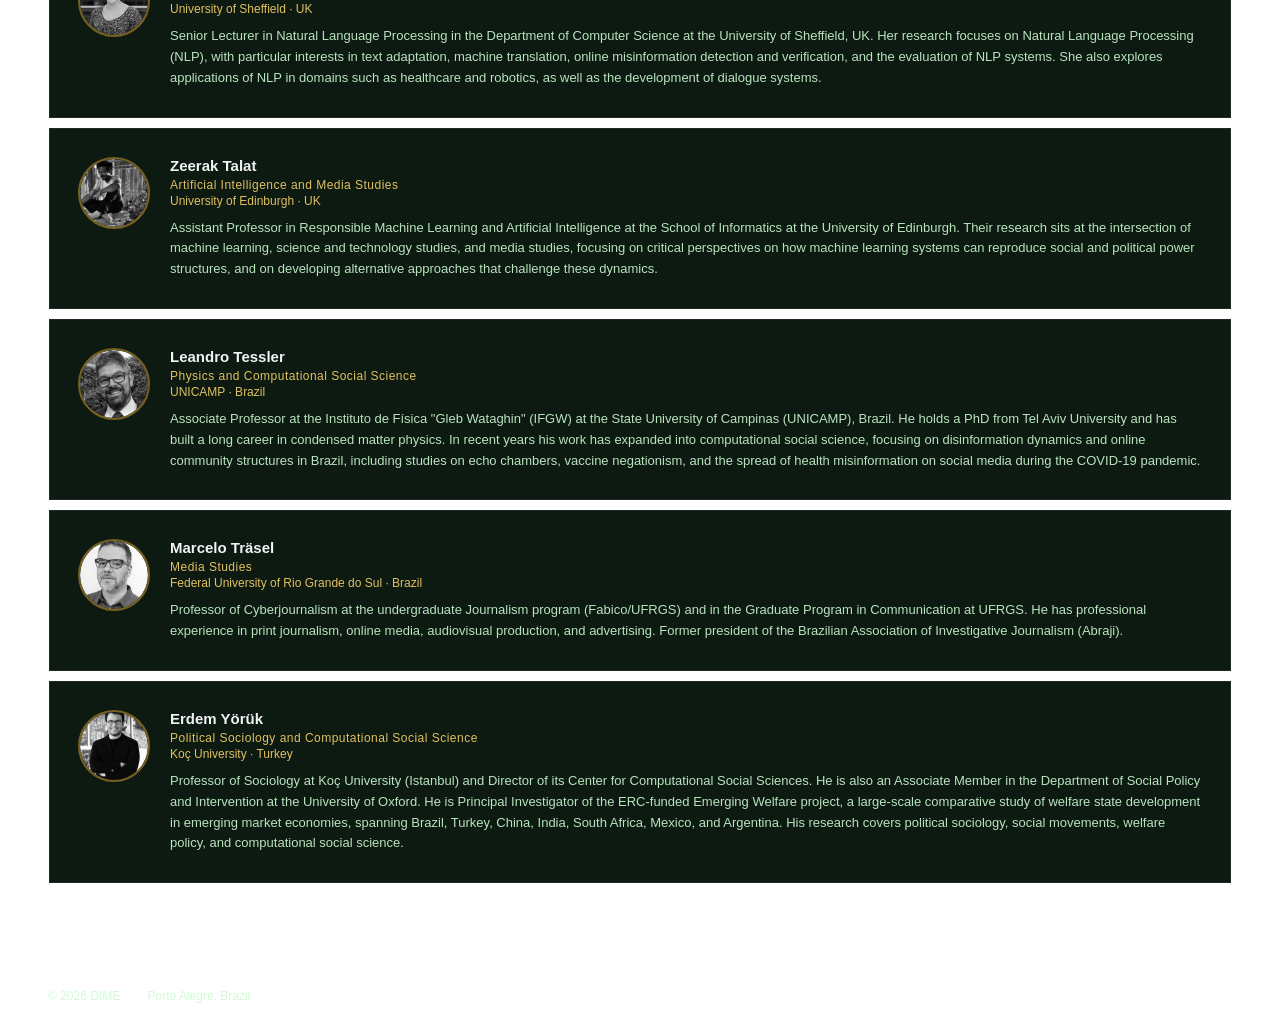
<file: speakers.html>
<!DOCTYPE html>
<html lang="en">
<head>
  <meta charset="UTF-8" />
  <meta name="viewport" content="width=device-width, initial-scale=1.0" />
  <title>Speakers — DIME 2026</title>
  <link rel="stylesheet" href="style.css" />
</head>
<body>

  <nav>
    <div class="nav-brand">DIME</div>
    <input type="checkbox" id="nav-toggle" class="nav-toggle-input" aria-hidden="true">
    <label for="nav-toggle" class="nav-toggle-btn" aria-label="Toggle navigation">
      <span></span><span></span><span></span>
    </label>
    <ul class="nav-links">
      <li><a href="index.html" class="nav-link">Home</a></li>
      <li><a href="schedule.html" class="nav-link">Program</a></li>
      <li><a href="speakers.html" class="nav-link active">Speakers</a></li>
      <li><a href="organisers.html" class="nav-link">Organisers</a></li>
      <li><a href="local.html" class="nav-link">Local</a></li>
    </ul>
  </nav>

  <section class="page">
    <div class="page-header">
      <div class="page-label">Confirmed</div>
      <h2>Speakers</h2>
    </div>

    <div class="section-content">
      <div class="speakers-grid">

        <div class="speaker-card">
          <div class="speaker-avatar">
            <img src="images/johanbollen.jpeg" alt="Johan Bollen" />
          </div>
          <div class="speaker-info">
            <h3>Johan Bollen</h3>
            <span class="speaker-title">Computational Social Science</span>
            <span class="speaker-affil">University of Amsterdam · Netherlands</span>
            <p>Professor of Simulation of Complex Adaptive Systems at the Computational Science Lab, University of Amsterdam. His research focuses on how social media dynamics shape collective behaviour, public mood, and socio-economic outcomes. He is widely known for his pioneering work on large-scale sentiment analysis of social media data and its relationship to real-world phenomena including financial markets and public health.</p>
          </div>
        </div>

        <div class="speaker-card">
          <div class="speaker-avatar">
            <img src="images/jesus_gomez.jpg" alt="Jesus Gomez-Gardeñes" />
          </div>
          <div class="speaker-info">
            <h3>Jesus Gomez-Gardeñes</h3>
            <span class="speaker-title">Statistical and Nonlinear Physics</span>
            <span class="speaker-affil">Universidad de Zaragoza · Spain</span>
            <p>Professor of Physics whose research focuses on the theoretical and computational modelling of complex systems, with a strong emphasis on data-driven approaches and the analysis of collective behaviour. His work spans areas such as epidemiology, ecology, systems biology, neuroscience, and the social sciences, employing tools from statistical physics, nonlinear dynamics, network science, and big data analysis to uncover the mechanisms and interactions that drive complex real-world systems.</p>
          </div>
        </div>

        <div class="speaker-card">
          <div class="speaker-avatar">
            <img src="images/wagner-meira.jpg" alt="Wagner Meira Júnior" />
          </div>
          <div class="speaker-info">
            <h3>Wagner Meira Júnior</h3>
            <span class="speaker-title">Data Mining and Distributed Computing</span>
            <span class="speaker-affil">Federal University of Minas Gerais · Brazil</span>
            <p>Full Professor in the Department of Computer Science at UFMG, Brazil. His research focuses on scalable data mining and parallel and distributed computing, with applications to machine learning on massive datasets. He co-authored the widely used textbook <em>Data Mining and Analysis: Fundamental Concepts and Algorithms</em>. In recent years his work has expanded into social network analytics and disinformation, including highly cited research on political polarisation and public health during the COVID-19 pandemic. He is a CNPq Level 1B research fellow.</p>
          </div>
        </div>

        <div class="speaker-card">
          <div class="speaker-avatar">
            <img src="images/jose_mendes.jpeg" alt="José Fernando Mendes" />
          </div>
          <div class="speaker-info">
            <h3>José F. F. Mendes</h3>
            <span class="speaker-title">Statistical Physics</span>
            <span class="speaker-affil">Universidade de Aveiro · Portugal</span>
            <p>Professor of Physics at the University of Aveiro working in statistical physics. In recent years, his work has focused on the study of complex systems and the structure and evolution of complex networks, including the World Wide Web, the Internet, and biological networks. His broader research interests also encompass granular media, self-organized criticality, non-equilibrium phase transitions, and deposition models.</p>
          </div>
        </div>

        <div class="speaker-card">
          <div class="speaker-avatar">
            <img src="images/Marcos.jpeg" alt="Marcos Oliveira Jr." />
          </div>
          <div class="speaker-info">
            <h3>Marcos Oliveira Jr.</h3>
            <span class="speaker-title">Data Science and Climate AI</span>
            <span class="speaker-affil">Federal University of Rio Grande do Sul · Brazil</span>
            <p>Assistant Professor of Data Science at UFRGS, Campus Serra, and Honorary Research Fellow at the Nature and Climate Impact Team (NCIT), University of Exeter. His research applies AI to climate-related challenges, including disinformation detection, geospatial analysis, and climate data. His work has been presented at COP30 and the World Economic Forum 2026 in Davos, and connects computational methods with practical, public-facing applications in climate communication.</p>
          </div>
        </div>

        <div class="speaker-card">
          <div class="speaker-avatar">
            <img src="images/diogo_pacheco.jpeg" alt="Diogo Pacheco" />
          </div>
          <div class="speaker-info">
            <h3>Diogo Pacheco</h3>
            <span class="speaker-title">Data Science and Misinformation</span>
            <span class="speaker-affil">University of Exeter · UK</span>
            <p>Diogo Pacheco is a Senior Lecturer in Data Science at the University of Exeter whose research sits at the intersection of computational social science and misinformation. His work examines the cognitive and social biases that make people vulnerable to false information, and develops methods for detecting coordinated inauthentic behaviour on social media platforms. His research interests span misinformation detection, network science, and data science.</p>
          </div>
        </div>

        <div class="speaker-card">
          <div class="speaker-avatar">
            <img src="images/carol-foto.jpeg" alt="Carolina Scarton" />
          </div>
          <div class="speaker-info">
            <h3>Carolina Scarton</h3>
            <span class="speaker-title">Natural Language Processing</span>
            <span class="speaker-affil">University of Sheffield · UK</span>
            <p>Senior Lecturer in Natural Language Processing in the Department of Computer Science at the University of Sheffield, UK. Her research focuses on Natural Language Processing (NLP), with particular interests in text adaptation, machine translation, online misinformation detection and verification, and the evaluation of NLP systems. She also explores applications of NLP in domains such as healthcare and robotics, as well as the development of dialogue systems.</p>
          </div>
        </div>

        <div class="speaker-card">
          <div class="speaker-avatar">
            <img src="images/zeerak_talat.jpg" alt="Zeerak Talat" />
          </div>
          <div class="speaker-info">
            <h3>Zeerak Talat</h3>
            <span class="speaker-title">Artificial Intelligence and Media Studies</span>
            <span class="speaker-affil">University of Edinburgh · UK</span>
            <p>Assistant Professor in Responsible Machine Learning and Artificial Intelligence at the School of Informatics at the University of Edinburgh. Their research sits at the intersection of machine learning, science and technology studies, and media studies, focusing on critical perspectives on how machine learning systems can reproduce social and political power structures, and on developing alternative approaches that challenge these dynamics.</p>
          </div>
        </div>

        <div class="speaker-card">
          <div class="speaker-avatar">
            <img src="images/Leandro.jpg" alt="Leandro Tessler" />
          </div>
          <div class="speaker-info">
            <h3>Leandro Tessler</h3>
            <span class="speaker-title">Physics and Computational Social Science</span>
            <span class="speaker-affil">UNICAMP · Brazil</span>
            <p>Associate Professor at the Instituto de Física "Gleb Wataghin" (IFGW) at the State University of Campinas (UNICAMP), Brazil. He holds a PhD from Tel Aviv University and has built a long career in condensed matter physics. In recent years his work has expanded into computational social science, focusing on disinformation dynamics and online community structures in Brazil, including studies on echo chambers, vaccine negationism, and the spread of health misinformation on social media during the COVID-19 pandemic.</p>
          </div>
        </div>

        <div class="speaker-card">
          <div class="speaker-avatar">
            <img src="images/marcelo_trasel.jpeg" alt="Marcelo Träsel" />
          </div>
          <div class="speaker-info">
            <h3>Marcelo Träsel</h3>
            <span class="speaker-title">Media Studies</span>
            <span class="speaker-affil">Federal University of Rio Grande do Sul · Brazil</span>
            <p>Professor of Cyberjournalism at the undergraduate Journalism program (Fabico/UFRGS) and in the Graduate Program in Communication at UFRGS. He has professional experience in print journalism, online media, audiovisual production, and advertising. Former president of the Brazilian Association of Investigative Journalism (Abraji).</p>
          </div>
        </div>

        <div class="speaker-card">
          <div class="speaker-avatar">
            <img src="images/Erdem.jpg" alt="Erdem Yörük" />
          </div>
          <div class="speaker-info">
            <h3>Erdem Yörük</h3>
            <span class="speaker-title">Political Sociology and Computational Social Science</span>
            <span class="speaker-affil">Koç University · Turkey</span>
            <p>Professor of Sociology at Koç University (Istanbul) and Director of its Center for Computational Social Sciences. He is also an Associate Member in the Department of Social Policy and Intervention at the University of Oxford. He is Principal Investigator of the ERC-funded Emerging Welfare project, a large-scale comparative study of welfare state development in emerging market economies, spanning Brazil, Turkey, China, India, South Africa, Mexico, and Argentina. His research covers political sociology, social movements, welfare policy, and computational social science.</p>
          </div>
        </div>

      </div>
    </div>
  </section>

  <footer>
    <span>© 2026 DIME</span>
    <span class="footer-sep">·</span>
    <span>Porto Alegre, Brazil</span>
  </footer>

</body>
</html>
</file>
<file: style.css>
*, *::before, *::after {
  box-sizing: border-box;
  margin: 0;
  padding: 0;
}

:root {
  --navy:       #0d1a12;
  --navy-mid:   #152a1e;
  --navy-light: #1e3a2a;
  --red:        #c9a84c;
  --red-light:  #e0c060;
  --red-dim:    #7a6020;
  --white:      #f0f2f5;
  --muted:      #cbf8d0e7;
  --border:     rgba(255,255,255,0.07);
  --font:       'Segoe UI', system-ui, -apple-system, sans-serif;
}

html { scroll-behavior: smooth; }


body {
  margin: 0;
  font-family: Arial, sans-serif;
  background-image: url("images/220114_Giulian Serafim_PMPA-3985.jpg");
  background-size: cover;
  background-position: center;
  background-repeat: no-repeat;
  background-attachment: fixed;
  position: relative;
  min-height: 100vh;
}

body::before {
  content: "";
  position: fixed;
  inset: 0;
  background: rgba(0, 0, 0, 0.45);
  z-index: -1;
}



/* ─── NAV ─────────────────────────────────────────────── */
nav {
  position: fixed;
  top: 0; left: 0; right: 0;
  z-index: 100;
  display: flex;
  align-items: center;
  justify-content: space-between;
  padding: 0 48px;
  height: 64px;
  background: rgba(11, 22, 35, 0.92);
  backdrop-filter: blur(12px);
  border-bottom: 1px solid var(--border);
}

.nav-brand {
  font-size: 34px;
  font-weight: 600;
  letter-spacing: 0.12em;
  text-transform: uppercase;
  color: var(--red-light);
}

.nav-links {
  list-style: none;
  display: flex;
  gap: 36px;
}

.nav-link {
  text-decoration: none;
  color: var(--muted);
  font-size: 13px;
  letter-spacing: 0.06em;
  text-transform: uppercase;
  font-weight: 500;
  transition: color 0.2s;
  position: relative;
  padding-bottom: 2px;
}

.nav-link--btn {
  color: var(--white) !important;
  border: 1px solid var(--red-dim);
  padding: 5px 14px !important;
  padding-bottom: 5px !important;
  transition: background 0.2s, border-color 0.2s;
}

.nav-link--btn:hover,
.nav-link--btn.active {
  background: var(--red);
  border-color: var(--red);
  color: var(--white) !important;
}

.nav-link--btn::after { display: none !important; }

.nav-link::after {
  content: '';
  position: absolute;
  bottom: -2px; left: 0;
  width: 0; height: 1px;
  background: var(--red-light);
  transition: width 0.25s ease;
}

.nav-link:hover,
.nav-link.active {
  color: var(--white);
}

.nav-link.active::after,
.nav-link:hover::after {
  width: 100%;
}

/* ─── PAGE ────────────────────────────────────────────── */
.page {
  flex: 1;
  padding-top: 64px;
  animation: fadeIn 0.35s ease;
}

@keyframes fadeIn {
  from { opacity: 0; transform: translateY(8px); }
  to   { opacity: 1; transform: translateY(0); }
}

/* ─── HERO ────────────────────────────────────────────── */
.hero {
  min-height: calc(100vh - 64px);
  display: flex;
  flex-direction: column;
  justify-content: center;
  padding: 80px 48px;
  max-width: 820px;
}

.hero-label {
  font-size: 11px;
  font-weight: 600;
  letter-spacing: 0.18em;
  text-transform: uppercase;
  color: var(--red-light);
  margin-bottom: 24px;
}

.hero h1 {
  font-size: clamp(42px, 7vw, 80px);
  font-weight: 700;
  line-height: 1.08;
  letter-spacing: -0.02em;
  margin-bottom: 28px;
}

.accent { color: var(--red-light); }

.hero-sub {
  font-size: 17px;
  color: var(--muted);
  max-width: 520px;
  margin-bottom: 56px;
  line-height: 1.7;
}

.hero-meta {
  display: flex;
  align-items: center;
  gap: 0;
}

.meta-item {
  display: flex;
  flex-direction: column;
  gap: 4px;
  padding: 0 32px;
}

.meta-item:first-child { padding-left: 0; }

.meta-label {
  font-size: 10px;
  font-weight: 600;
  letter-spacing: 0.14em;
  text-transform: uppercase;
  color: var(--muted);
}

.meta-value {
  font-size: 15px;
  font-weight: 500;
  color: var(--white);
}

.meta-divider {
  width: 1px;
  height: 36px;
  background: var(--border);
}

/* ─── SECTION CONTENT ─────────────────────────────────── */
.section-content {
  padding: 80px 48px;
  border-top: 1px solid var(--border);
}

/* ─── ABOUT GRID ──────────────────────────────────────── */
.about-grid {
  display: grid;
  grid-template-columns: repeat(auto-fit, minmax(240px, 1fr));
  gap: 48px;
}

.about-block { max-width: 320px; }

.about-number {
  font-size: 11px;
  font-weight: 700;
  letter-spacing: 0.14em;
  color: var(--red);
  margin-bottom: 12px;
}

.about-block h3 {
  font-size: 16px;
  font-weight: 600;
  margin-bottom: 12px;
  color: var(--white);
}

.about-block p {
  font-size: 14px;
  color: var(--muted);
  line-height: 1.75;
}

/* ─── INLINE LINK ─────────────────────────────────────── */
.inline-link {
  color: var(--red-light);
  text-decoration: none;
  border-bottom: 1px solid var(--red-dim);
  padding-bottom: 1px;
  transition: color 0.2s, border-color 0.2s;
  white-space: nowrap;
}

.inline-link:hover {
  color: var(--white);
  border-color: var(--white);
}

/* ─── PAGE HEADER ─────────────────────────────────────── */
.page-header {
  padding: 80px 48px 48px;
}

.page-label {
  font-size: 11px;
  font-weight: 600;
  letter-spacing: 0.18em;
  text-transform: uppercase;
  color: var(--red-light);
  margin-bottom: 16px;
}

.page-header h2 {
  font-size: clamp(32px, 5vw, 56px);
  font-weight: 700;
  letter-spacing: -0.02em;
}

/* ─── SPEAKERS ────────────────────────────────────────── */

.speakers-grid {
  display: grid;
  grid-template-columns: 1fr;  /* one column only */
  gap: 10px;
  background: var(--border);
  border: 1px solid var(--border);
}

.speaker-card {
  background: var(--navy);
  display: flex;
  gap: 20px;
  align-items: flex-start;
  padding: 28px;
  border: 1px solid var(--border);
  transition: border-color 0.2s;
}

.speaker-card:hover { border-color: var(--red-dim); }

.speaker-avatar {
  width: 72px;
  height: 72px;
  border-radius: 50%;
  background: var(--navy-light);
  border: 2px solid var(--red-dim);
  display: flex;
  align-items: center;
  justify-content: center;
  font-size: 15px;
  font-weight: 700;
  color: var(--red-light);
  flex-shrink: 0;
  letter-spacing: 0.04em;
  overflow: hidden;
}

.speaker-avatar img,
.org-avatar img {
  width: 100%;
  height: 100%;
  object-fit: cover;
  border-radius: 50%;
  filter: grayscale(100%);
  display: block;
}

.speaker-info h3 {
  font-size: 15px;
  font-weight: 600;
  margin-bottom: 4px;
  color: var(--white);
}

.speaker-title {
  display: block;
  font-size: 12px;
  font-weight: 500;
  color: var(--red-light);
  letter-spacing: 0.04em;
  margin-bottom: 2px;
}

.speaker-affil {
  display: block;
  font-size: 12px;
  color: var(--red-light);
  margin-bottom: 10px;
}

.speaker-info p {
  font-size: 13px;
  color: var(--muted);
  line-height: 1.6;
}

/* ─── ORGANISERS ──────────────────────────────────────── */
.org-committee { margin-bottom: 56px; }


.org-grid {
  display: grid;
  grid-template-columns: repeat(auto-fill, minmax(260px, 1fr));
  gap: 20px;
}

.org-card {
  display: flex;
  align-items: center;
  gap: 20px;
  background: var(--navy-mid);
  border: 1px solid var(--border);
  padding: 20px 24px;
  transition: border-color 0.2s;
}

.org-card:hover { border-color: var(--red-dim); }

.org-avatar {
  width: 72px;
  height: 72px;
  border-radius: 50%;
  background: var(--navy-light);
  border: 2px solid var(--red-dim);
  display: flex;
  align-items: center;
  justify-content: center;
  font-size: 15px;
  font-weight: 700;
  color: var(--red-light);
  flex-shrink: 0;
  letter-spacing: 0.04em;
  overflow: hidden;
}

.org-info h4 {
  font-size: 14px;
  font-weight: 600;
  margin-bottom: 4px;
}

.org-info span {
  display: block;
  font-size: 12px;
  color: var(--muted);
  line-height: 1.5;
}

.org-name-link {
  color: var(--white);
  text-decoration: none;
  border-bottom: 1px solid var(--red-dim);
  padding-bottom: 1px;
  transition: color 0.2s, border-color 0.2s;
}

.org-name-link:hover {
  color: var(--red-light);
  border-color: var(--red-light);
}

.org-affil {
  color: var(--red-light);
  font-size: 11px;
}

/* ─── CONTACT ─────────────────────────────────────────── */
.contact-block {
  margin-top: 16px;
  padding-top: 48px;
  border-top: 1px solid var(--border);
}

.contact-block h3 {
  font-size: 16px;
  font-weight: 600;
  margin-bottom: 10px;
}

.contact-block p {
  font-size: 14px;
  color: var(--muted);
  margin-bottom: 16px;
}

.contact-link {
  display: inline-block;
  font-size: 14px;
  font-weight: 500;
  color: var(--red-light);
  text-decoration: none;
  border-bottom: 1px solid var(--red-dim);
  padding-bottom: 2px;
  transition: color 0.2s, border-color 0.2s;
}

.contact-link:hover {
  color: var(--white);
  border-color: var(--white);
}

/* ─── FORM ────────────────────────────────────────────── */
.form-intro {
  max-width: 680px;
  margin-bottom: 48px;
  display: flex;
  flex-direction: column;
  gap: 12px;
}

.form-intro p {
  font-size: 14px;
  color: var(--muted);
  line-height: 1.75;
}

.form-deadline {
  font-size: 13px !important;
  color: var(--white) !important;
  padding: 12px 16px;
  border-left: 2px solid var(--red-light);
  background: var(--navy-mid);
}

.form-deadline strong { color: var(--red-light); }

.eoi-form {
  max-width: 680px;
  display: flex;
  flex-direction: column;
  gap: 24px;
}

.form-row--two {
  display: grid;
  grid-template-columns: 1fr 1fr;
  gap: 24px;
}

.form-group {
  display: flex;
  flex-direction: column;
  gap: 8px;
}

.form-group label {
  font-size: 12px;
  font-weight: 600;
  letter-spacing: 0.08em;
  text-transform: uppercase;
  color: var(--white);
}

.required { color: var(--red-light); }
.optional  { color: var(--muted); font-weight: 400; text-transform: none; letter-spacing: 0; }

.form-group input,
.form-group select,
.form-group textarea {
  background: var(--navy-mid);
  border: 1px solid var(--border);
  color: var(--white);
  font-family: var(--font);
  font-size: 14px;
  padding: 10px 14px;
  outline: none;
  transition: border-color 0.2s;
  border-radius: 0;
  appearance: none;
  -webkit-appearance: none;
}

.form-group input::placeholder,
.form-group textarea::placeholder { color: var(--muted); opacity: 0.6; }

.form-group input:focus,
.form-group select:focus,
.form-group textarea:focus { border-color: var(--red-light); }

.form-group select {
  background-image: url("data:image/svg+xml,%3Csvg xmlns='http://www.w3.org/2000/svg' width='12' height='8' viewBox='0 0 12 8'%3E%3Cpath d='M1 1l5 5 5-5' stroke='%237a8fa8' stroke-width='1.5' fill='none' stroke-linecap='round'/%3E%3C/svg%3E");
  background-repeat: no-repeat;
  background-position: right 14px center;
  padding-right: 36px;
  cursor: pointer;
}

.form-group textarea { resize: vertical; min-height: 120px; line-height: 1.6; }

.form-footer {
  display: flex;
  align-items: center;
  justify-content: space-between;
  gap: 24px;
  padding-top: 8px;
}

.form-note {
  font-size: 12px;
  color: var(--muted);
}

.submit-btn {
  background: var(--red);
  color: var(--white);
  border: none;
  font-family: var(--font);
  font-size: 13px;
  font-weight: 600;
  letter-spacing: 0.08em;
  text-transform: uppercase;
  padding: 12px 28px;
  cursor: pointer;
  transition: background 0.2s;
  flex-shrink: 0;
}

.submit-btn:hover { background: var(--red-light); }

@media (max-width: 640px) {
  .form-row--two { grid-template-columns: 1fr; }
  .form-footer { flex-direction: column; align-items: flex-start; }
}

/* ─── SCHEDULE ────────────────────────────────────────── */
.schedule-box {
  max-width: 700px;
  margin: 0 auto 32px;
  padding: 30px;
  background: var(--navy);
  border-radius: 14px;
  box-shadow: 0 8px 25px rgba(0, 0, 0, 0.2);
}

.form-box {
  max-width: 780px;
  margin: 0 auto;
  padding: 40px;
  background: var(--navy);
  border-radius: 14px;
  box-shadow: 0 8px 25px rgba(0, 0, 0, 0.2);
}

.schedule-day-title {
  font-size: 13px;
  font-weight: 700;
  letter-spacing: 0.14em;
  text-transform: uppercase;
  color: var(--red-light);
  margin-bottom: 24px;
  padding-bottom: 12px;
  border-bottom: 1px solid var(--border);
}

.schedule-list {
  display: flex;
  flex-direction: column;
}

.schedule-item {
  display: flex;
  align-items: flex-start;
  gap: 24px;
  padding: 18px 0;
  border-bottom: 1px solid var(--border);
  transition: background 0.15s;
}

.schedule-item:last-child { border-bottom: none; }

.schedule-item--meta { opacity: 0.5; }

.sched-time {
  font-size: 13px;
  font-weight: 600;
  color: var(--muted);
  letter-spacing: 0.04em;
  min-width: 100px;
  padding-top: 2px;
  flex-shrink: 0;
}

.sched-body {
  display: flex;
  flex-direction: column;
  gap: 4px;
}

.sched-tag {
  display: inline-block;
  font-size: 10px;
  font-weight: 700;
  letter-spacing: 0.12em;
  text-transform: uppercase;
  padding: 2px 8px;
  border-radius: 2px;
  width: fit-content;
  margin-bottom: 4px;
}

.sched-tag--keynote   { background: var(--red-dim);    color: #e8a0a0; }
.sched-tag--talk      { background: #102828;            color: #50d0c0; }
.sched-tag--short     { background: #1a2010;            color: #90b870; }
.sched-tag--panel     { background: #122840;            color: #6aafd4; }
.sched-tag--online-talk    { background: #102828;            color: #50d0c0; }

.sched-title {
  font-size: 15px;
  font-weight: 600;
  color: var(--white);
  line-height: 1.4;
}

.sched-speaker {
  font-size: 13px;
  color: var(--muted);
}

/* ─── ABSTRACT FLOATING POPUP ─────────────────────────── */
.sched-title-wrap {
  position: relative;
  display: block;
}

.sched-title-wrap .sched-title {
  cursor: help;
  border-bottom: 1px dotted var(--red-dim);
  display: inline;
}

.sched-abstract-popup {
  position: absolute;
  left: 0;
  top: calc(100% + 6px);
  z-index: 200;
  width: 420px;
  max-width: calc(100vw - 120px);
  background: var(--navy-mid);
  border: 1px solid var(--red-dim);
  border-top: 2px solid var(--red);
  padding: 16px 18px;
  border-radius: 0 6px 6px 6px;
  font-size: 13px;
  font-weight: 400;
  color: var(--muted);
  line-height: 1.65;
  letter-spacing: 0;
  text-transform: none;
  opacity: 0;
  visibility: hidden;
  pointer-events: none;
  transition: opacity 0.2s ease, visibility 0.2s ease;
  box-shadow: 0 12px 32px rgba(0,0,0,0.6);
}

.sched-title-wrap:hover .sched-abstract-popup {
  opacity: 1;
  visibility: visible;
}

/* ─── VENUE ───────────────────────────────────────────── */
.venue-section {
  display: grid;
  grid-template-columns: 1fr 1.7fr;
  gap: 48px;
  padding: 64px 48px;
  border-top: 1px solid var(--border);
  align-items: start;
}

.venue-label {
  font-size: 10px;
  font-weight: 700;
  letter-spacing: 0.16em;
  text-transform: uppercase;
  color: var(--red-light);
  margin-bottom: 12px;
}

.venue-name {
  font-size: 22px;
  font-weight: 700;
  color: var(--white);
  margin-bottom: 12px;
  letter-spacing: -0.01em;
}

.venue-address {
  font-size: 14px;
  color: var(--muted);
  line-height: 1.7;
  margin-bottom: 16px;
}

.venue-desc {
  font-size: 14px;
  color: var(--muted);
  line-height: 1.6;
  margin-bottom: 24px;
}

.venue-directions {
  font-size: 13px;
  font-weight: 600;
  color: var(--red-light);
  text-decoration: none;
  letter-spacing: 0.02em;
  transition: color 0.2s;
}

.venue-directions:hover { color: var(--red); }

.venue-map iframe {
  width: 100%;
  height: 300px;
  border: 1px solid var(--border);
  border-radius: 3px;
  display: block;
  filter: grayscale(0.2) brightness(0.85);
}

/* ─── PARTNERS ────────────────────────────────────────── */
.partners-section {
  display: flex;
  align-items: center;
  gap: 48px;
  padding: 48px 48px;
  background: var(--navy);
  border-top: 1px solid var(--border);
  flex-wrap: wrap;
}

.partners-group {
  display: flex;
  flex-direction: column;
  gap: 16px;
}

.partners-label {
  font-size: 10px;
  font-weight: 700;
  letter-spacing: 0.16em;
  text-transform: uppercase;
  color: var(--muted);
}

.partners-logos {
  display: flex;
  align-items: center;
  gap: 32px;
  flex-wrap: wrap;
}

.partner-logo {
  height: 88px;
  width: auto;
  filter: brightness(0) invert(1);
  opacity: 0.65;
  transition: opacity 0.2s;
}

/* For logos with internal detail (e.g. seals) — invert after grayscale makes dark text/crest white */
.partner-logo--detail {
  filter: grayscale(1) invert(1) brightness(1.1);
  height: 123px; /* ~40% larger than base */
}

.partner-logo--md {
  height: 106px; /* ~20% larger than base */
}

.partner-logo:hover { opacity: 0.85; }

.partners-divider {
  width: 1px;
  height: 56px;
  background: var(--border);
  flex-shrink: 0;
}

@media (max-width: 640px) {
  .venue-section { grid-template-columns: 1fr; padding: 40px 20px; gap: 28px; }
  .partners-section { gap: 32px; padding: 40px 20px; }
  .partners-divider { display: none; }
}

/* ─── FOOTER ──────────────────────────────────────────── */
footer {
  padding: 24px 48px;
  border-top: 1px solid var(--border);
  display: flex;
  gap: 12px;
  align-items: center;
  font-size: 12px;
  color: var(--muted);
}

.footer-sep { opacity: 0.4; }

/* ─── HAMBURGER (hidden on desktop) ──────────────────── */
.nav-toggle-input { display: none; }
.nav-toggle-btn   { display: none; }

/* ─── RESPONSIVE ──────────────────────────────────────── */
@media (max-width: 640px) {
  nav {
    padding: 0 20px;
    flex-wrap: wrap;
    height: auto;
    min-height: 56px;
    align-items: stretch;
  }

  .nav-brand {
    flex: 1;
    display: flex;
    align-items: center;
    height: 56px;
  }

  .nav-toggle-btn {
    display: flex;
    flex-direction: column;
    justify-content: center;
    gap: 5px;
    cursor: pointer;
    padding: 8px 0 8px 8px;
    height: 56px;
    align-self: center;
  }

  .nav-toggle-btn span {
    display: block;
    width: 22px;
    height: 2px;
    background: var(--muted);
    border-radius: 1px;
    transition: transform 0.2s, opacity 0.2s;
  }

  .nav-toggle-input:checked + .nav-toggle-btn span:nth-child(1) {
    transform: translateY(7px) rotate(45deg);
    background: var(--red-light);
  }
  .nav-toggle-input:checked + .nav-toggle-btn span:nth-child(2) {
    opacity: 0;
  }
  .nav-toggle-input:checked + .nav-toggle-btn span:nth-child(3) {
    transform: translateY(-7px) rotate(-45deg);
    background: var(--red-light);
  }

  .nav-links {
    display: none;
    flex-direction: column;
    width: 100%;
    padding: 8px 0 16px;
    gap: 0;
    border-top: 1px solid var(--border);
  }

  .nav-toggle-input:checked ~ .nav-links {
    display: flex;
  }

  .nav-link {
    padding: 12px 4px;
    font-size: 14px;
    letter-spacing: 0.08em;
  }

  .nav-link::after { display: none; }

  .nav-link.active {
    color: var(--red-light);
  }

  .nav-link--btn {
    margin-top: 8px;
    display: inline-block;
    padding: 10px 18px !important;
  }

  .page { padding-top: 56px; }
  .hero { padding-top: 56px; min-height: calc(100vh - 56px); }
  .hero, .page-header, .section-content { padding-left: 20px; padding-right: 20px; }
  .hero-meta { flex-direction: column; gap: 12px; align-items: flex-start; }
  .meta-divider { display: none; }
  .meta-item { padding: 0; }
  footer { padding: 20px; }
}
</file>
